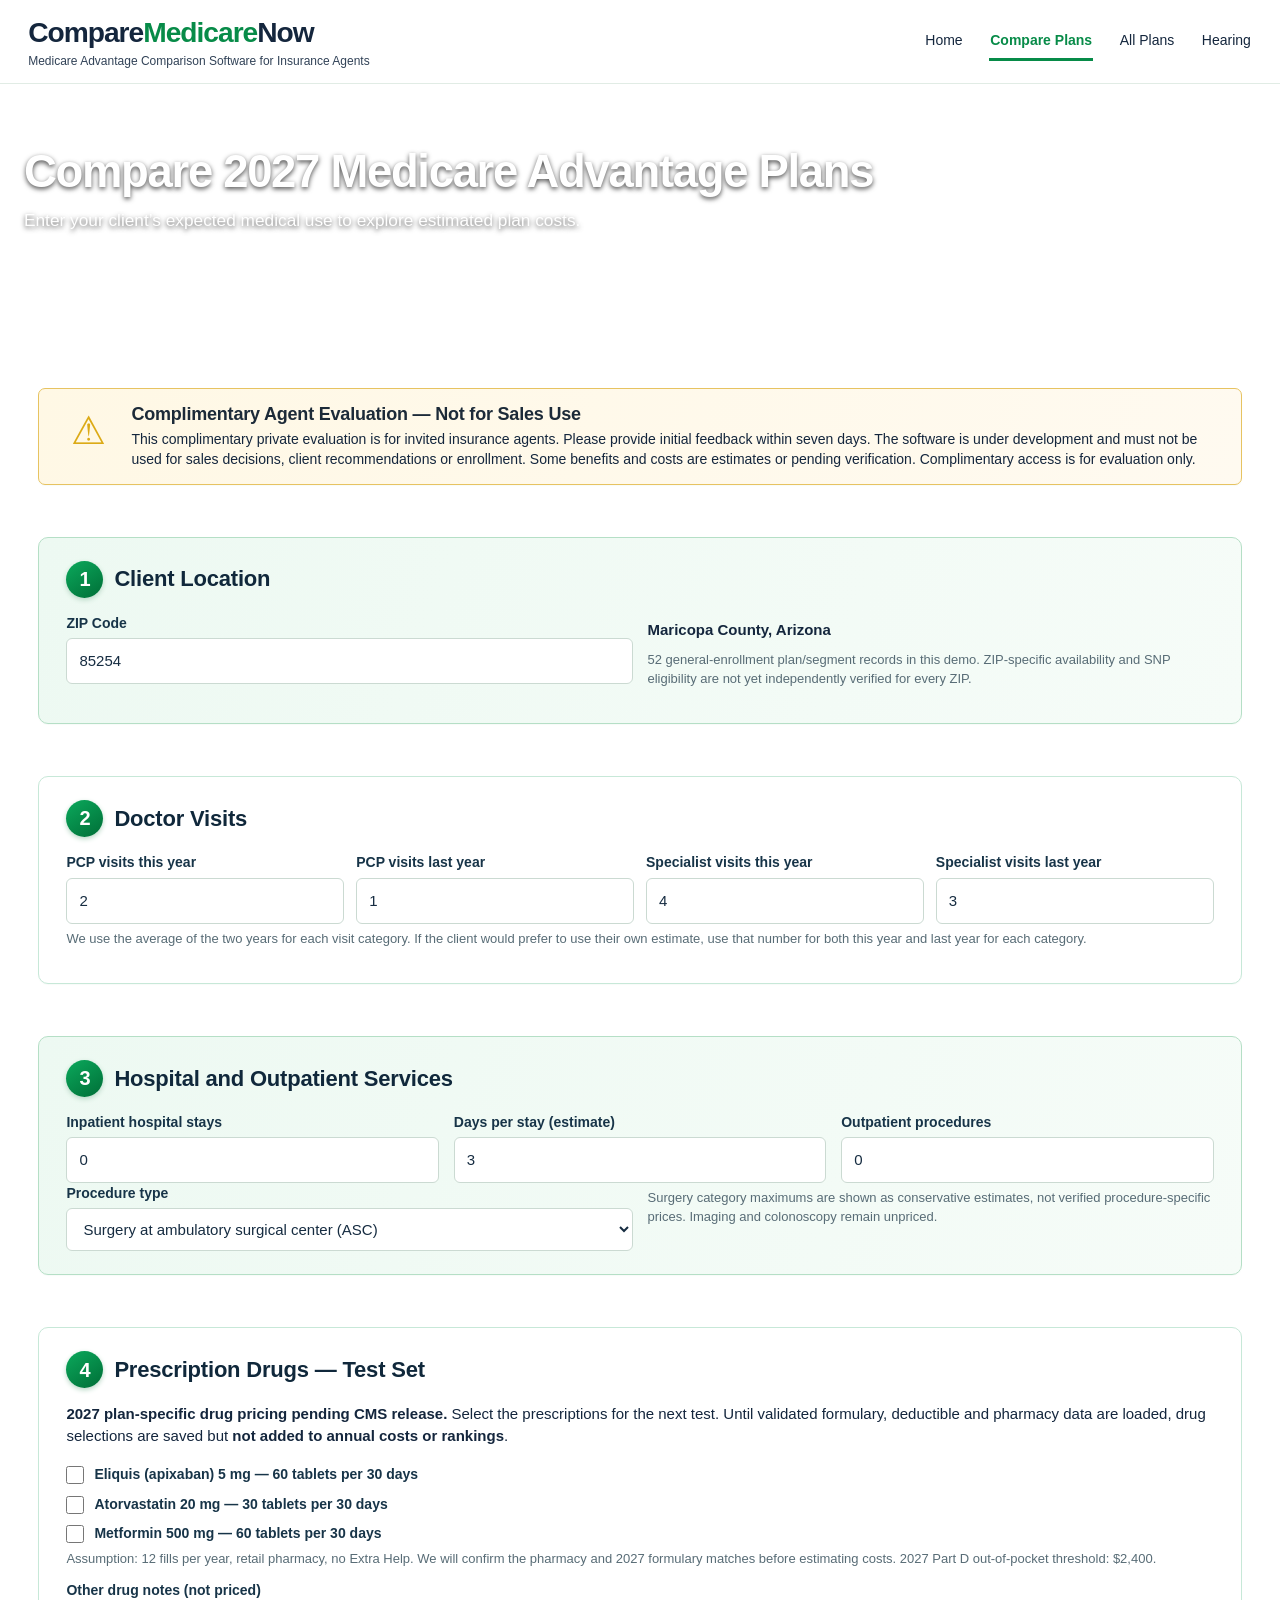
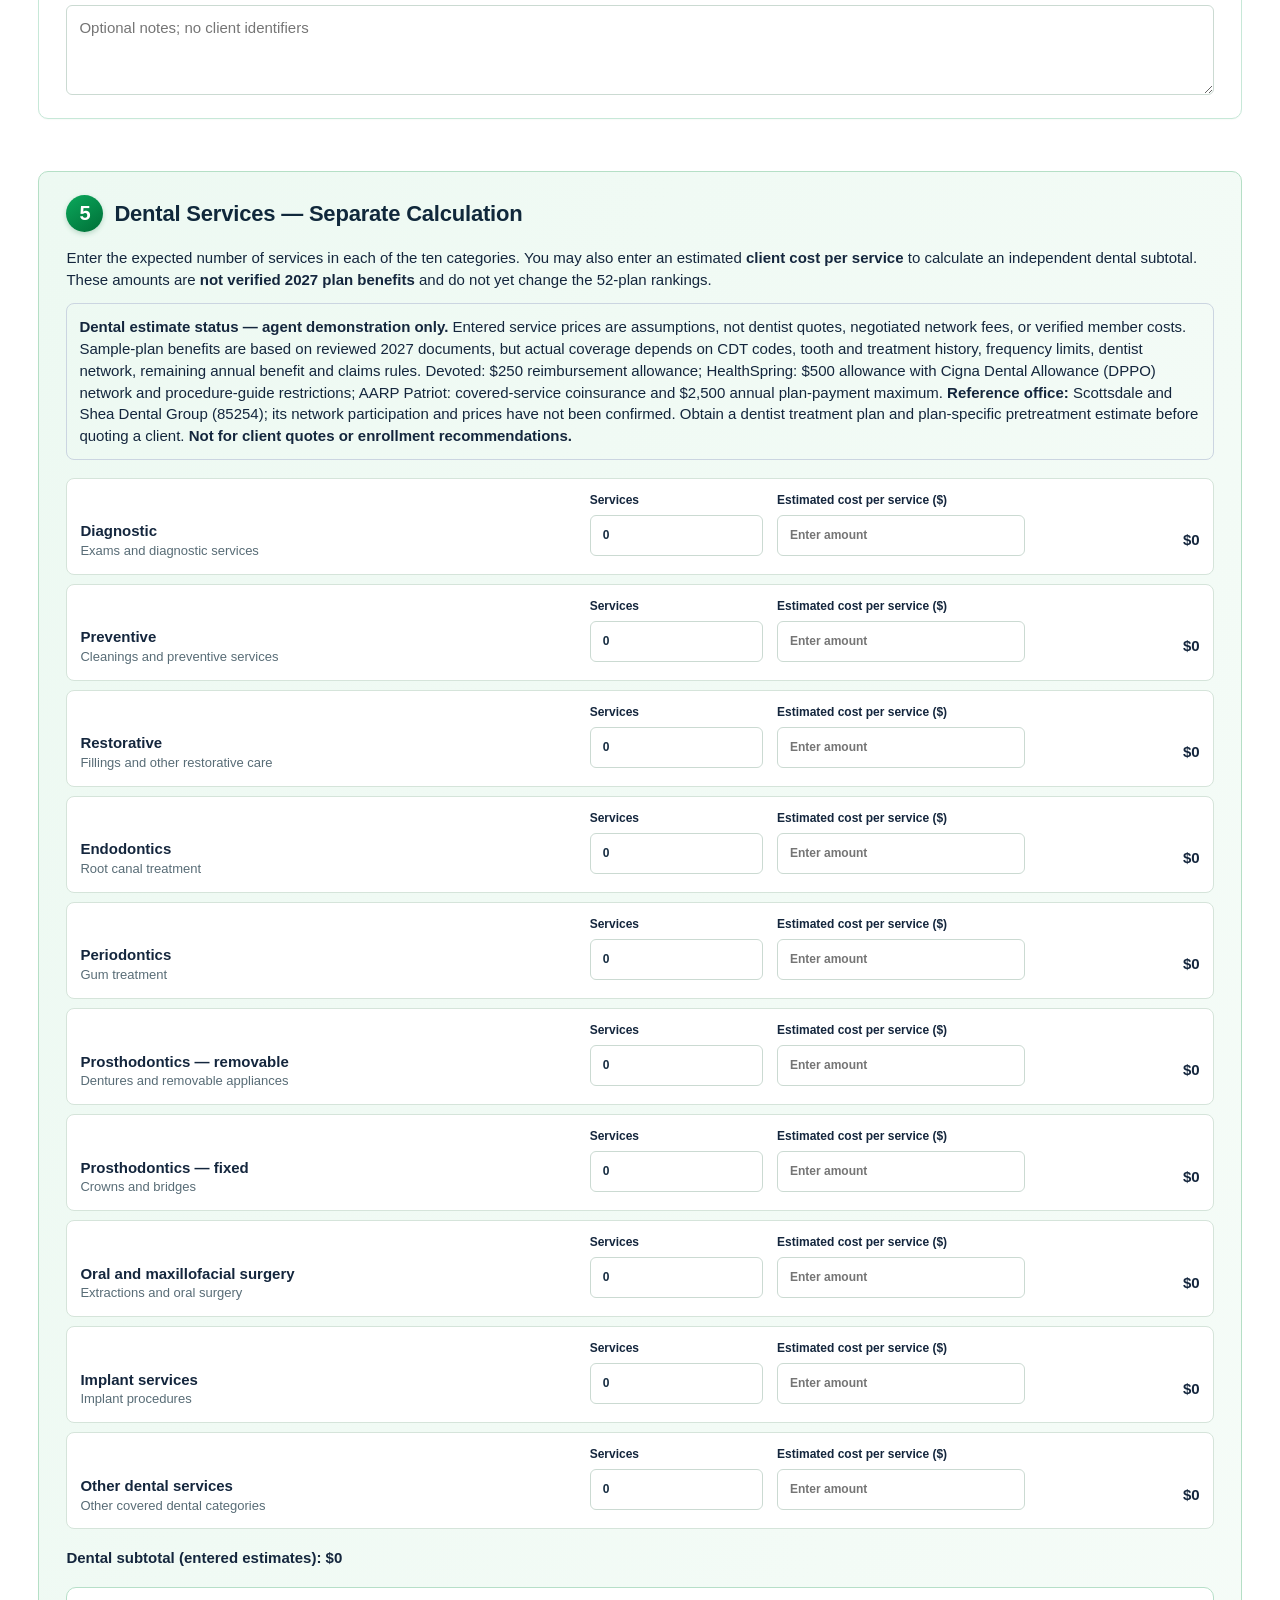
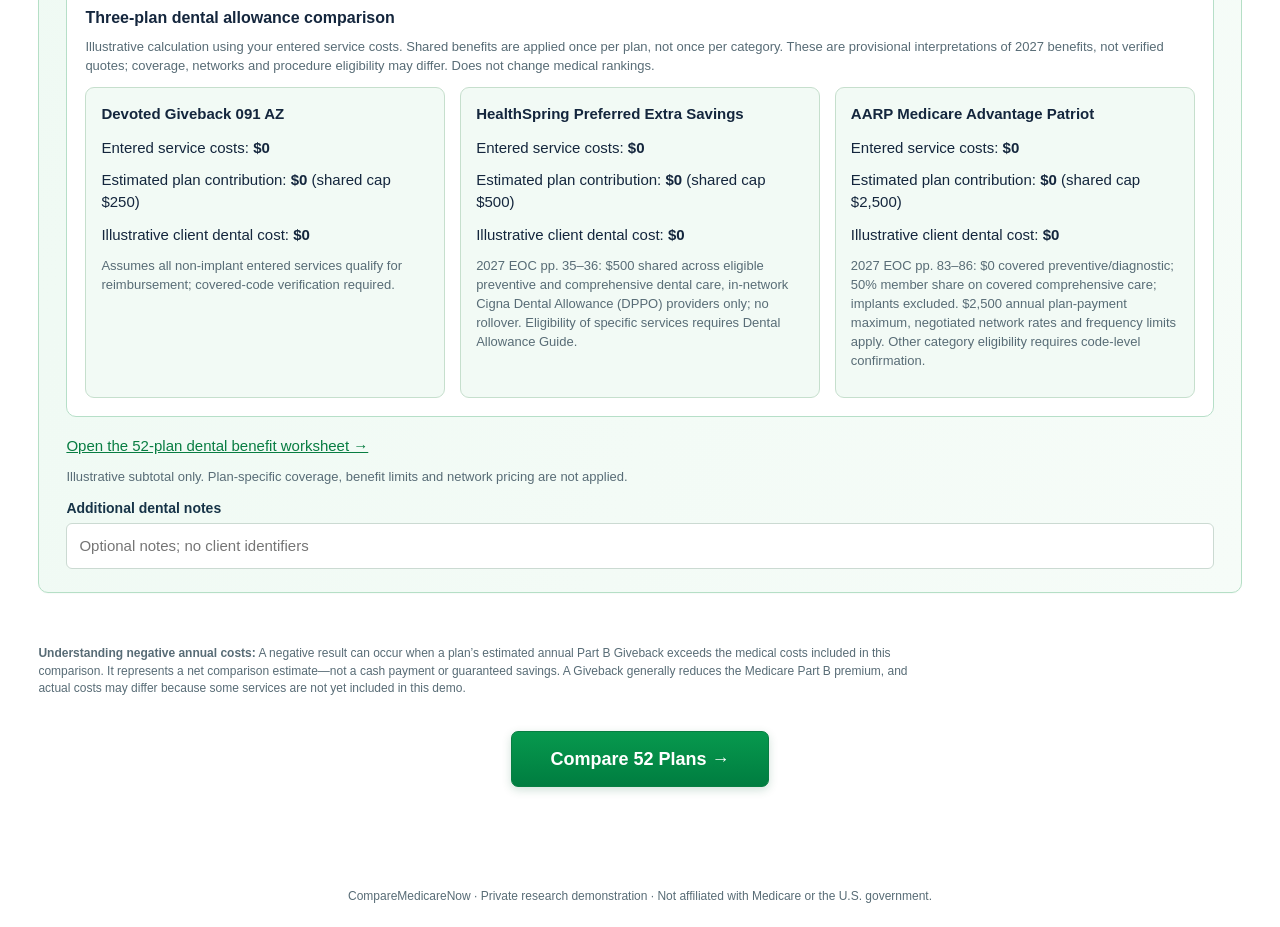
<file: compare.html>
<!doctype html><html lang="en"><head><meta charset="utf-8"><meta name="viewport" content="width=device-width,initial-scale=1"><title>Compare Plans | CompareMedicareNow</title><link rel="stylesheet" href="demo.css?v=hero-white5"></head><body class="page-compare"><header><div><a class="brand" href="index.html">Compare<span>Medicare</span>Now</a><small>Medicare Advantage Comparison Software for Insurance Agents</small></div><nav aria-label="Main navigation"><a  href="index.html">Home</a><a class="active" href="compare.html">Compare Plans</a><a href="plans.html">All Plans</a><a href="hearing.html">Hearing</a></nav></header><section class="hero agent-hero" style="background-image:url('https://commons.wikimedia.org/wiki/Special:FilePath/Arizona_desert_panorama.jpg?width=1920')!important;background-position:center 48%!important;background-size:cover!important;background-repeat:no-repeat!important"><style>body.page-compare .hero.agent-hero h1,body.page-compare .hero.agent-hero .lead{color:white!important;text-shadow:0 2px 5px rgba(0,0,0,.7)!important}</style><div class="container"><h1>Compare 2027 Medicare Advantage Plans</h1><p class="lead">Enter your client’s expected medical use to explore estimated plan costs.</p></div></section><main class="container"><section class="card warning agent-warning"><span class="warning-symbol" aria-hidden="true">⚠</span><div><h2>Complimentary Agent Evaluation — Not for Sales Use</h2><p>This complimentary private evaluation is for invited insurance agents. Please provide initial feedback within seven days. The software is under development and must not be used for sales decisions, client recommendations or enrollment. Some benefits and costs are estimates or pending verification. Complimentary access is for evaluation only.</p></div></section><section class="card soft agent-section"><h2><span class="step-number">1</span>Client Location</h2><div class="two"><div class="field"><label>ZIP Code</label><input id="zip" value="85254" inputmode="numeric"></div><div><p><b>Maricopa County, Arizona</b></p><p class="muted">52 general-enrollment plan/segment records in this demo. ZIP-specific availability and SNP eligibility are not yet independently verified for every ZIP.</p></div></div></section><section class="card agent-section"><h2><span class="step-number">2</span>Doctor Visits</h2><div class="grid4"><div class="field"><label>PCP visits this year</label><input id="pcpThis" type="number" min="0" value="2"></div><div class="field"><label>PCP visits last year</label><input id="pcpLast" type="number" min="0" value="1"></div><div class="field"><label>Specialist visits this year</label><input id="specThis" type="number" min="0" value="4"></div><div class="field"><label>Specialist visits last year</label><input id="specLast" type="number" min="0" value="3"></div></div><p class="muted">We use the average of the two years for each visit category. If the client would prefer to use their own estimate, use that number for both this year and last year for each category.</p></section><section class="card soft agent-section"><h2><span class="step-number">3</span>Hospital and Outpatient Services</h2><div class="three"><div class="field"><label>Inpatient hospital stays</label><input id="stays" type="number" min="0" value="0"></div><div class="field"><label>Days per stay (estimate)</label><input id="days" type="number" min="1" value="3"></div><div class="field"><label>Outpatient procedures</label><input id="procCount" type="number" min="0" value="0"></div></div><div class="two"><div class="field"><label>Procedure type</label><select id="procedure"><option value="asc">Surgery at ambulatory surgical center (ASC)</option><option value="hospital">Hospital outpatient surgery</option><option value="imaging">MRI / CT (not priced in this demo)</option><option value="colonoscopy">Colonoscopy (needs procedure-specific verification)</option></select></div><div><p class="muted">Surgery category maximums are shown as conservative estimates, not verified procedure-specific prices. Imaging and colonoscopy remain unpriced.</p></div></div></section><section class="card agent-section"><h2><span class="step-number">4</span>Prescription Drugs — Test Set</h2><p><b>2027 plan-specific drug pricing pending CMS release.</b> Select the prescriptions for the next test. Until validated formulary, deductible and pharmacy data are loaded, drug selections are saved but <b>not added to annual costs or rankings</b>.</p><div class="field drug-checkboxes"><label><input type="checkbox" id="drugEliquis"> Eliquis (apixaban) 5 mg — 60 tablets per 30 days</label><label><input type="checkbox" id="drugAtorvastatin"> Atorvastatin 20 mg — 30 tablets per 30 days</label><label><input type="checkbox" id="drugMetformin"> Metformin 500 mg — 60 tablets per 30 days</label></div><p class="muted">Assumption: 12 fills per year, retail pharmacy, no Extra Help. We will confirm the pharmacy and 2027 formulary matches before estimating costs. 2027 Part D out-of-pocket threshold: $2,400.</p><div class="field"><label>Other drug notes (not priced)</label><textarea id="drugs" rows="3" style="min-height:80px" placeholder="Optional notes; no client identifiers"></textarea></div></section><section class="card soft agent-section" id="dentalSection"><h2><span class="step-number">5</span>Dental Services — Separate Calculation</h2><p>Enter the expected number of services in each of the ten categories. You may also enter an estimated <b>client cost per service</b> to calculate an independent dental subtotal. These amounts are <b>not verified 2027 plan benefits</b> and do not yet change the 52-plan rankings.</p><div class="notice" style="margin:12px 0;padding:12px;border:1px solid #cbd5e1;border-radius:8px"><b>Dental estimate status — agent demonstration only.</b> Entered service prices are assumptions, not dentist quotes, negotiated network fees, or verified member costs. Sample-plan benefits are based on reviewed 2027 documents, but actual coverage depends on CDT codes, tooth and treatment history, frequency limits, dentist network, remaining annual benefit and claims rules. Devoted: $250 reimbursement allowance; HealthSpring: $500 allowance with Cigna Dental Allowance (DPPO) network and procedure-guide restrictions; AARP Patriot: covered-service coinsurance and $2,500 annual plan-payment maximum. <b>Reference office:</b> Scottsdale and Shea Dental Group (85254); its network participation and prices have not been confirmed. Obtain a dentist treatment plan and plan-specific pretreatment estimate before quoting a client. <b>Not for client quotes or enrollment recommendations.</b></div><div class="dental-list"><div class="dental-item"><div><b>Diagnostic</b><div class="muted">Exams and diagnostic services</div></div><label>Services<input type="number" min="0" step="1" value="0" data-dental-count="0"></label><label>Estimated cost per service ($)<input type="number" min="0" step="0.01" placeholder="Enter amount" data-dental-price="0"></label><output data-dental-subtotal="0">$0</output></div><div class="dental-item"><div><b>Preventive</b><div class="muted">Cleanings and preventive services</div></div><label>Services<input type="number" min="0" step="1" value="0" data-dental-count="1"></label><label>Estimated cost per service ($)<input type="number" min="0" step="0.01" placeholder="Enter amount" data-dental-price="1"></label><output data-dental-subtotal="1">$0</output></div><div class="dental-item"><div><b>Restorative</b><div class="muted">Fillings and other restorative care</div></div><label>Services<input type="number" min="0" step="1" value="0" data-dental-count="2"></label><label>Estimated cost per service ($)<input type="number" min="0" step="0.01" placeholder="Enter amount" data-dental-price="2"></label><output data-dental-subtotal="2">$0</output></div><div class="dental-item"><div><b>Endodontics</b><div class="muted">Root canal treatment</div></div><label>Services<input type="number" min="0" step="1" value="0" data-dental-count="3"></label><label>Estimated cost per service ($)<input type="number" min="0" step="0.01" placeholder="Enter amount" data-dental-price="3"></label><output data-dental-subtotal="3">$0</output></div><div class="dental-item"><div><b>Periodontics</b><div class="muted">Gum treatment</div></div><label>Services<input type="number" min="0" step="1" value="0" data-dental-count="4"></label><label>Estimated cost per service ($)<input type="number" min="0" step="0.01" placeholder="Enter amount" data-dental-price="4"></label><output data-dental-subtotal="4">$0</output></div><div class="dental-item"><div><b>Prosthodontics — removable</b><div class="muted">Dentures and removable appliances</div></div><label>Services<input type="number" min="0" step="1" value="0" data-dental-count="5"></label><label>Estimated cost per service ($)<input type="number" min="0" step="0.01" placeholder="Enter amount" data-dental-price="5"></label><output data-dental-subtotal="5">$0</output></div><div class="dental-item"><div><b>Prosthodontics — fixed</b><div class="muted">Crowns and bridges</div></div><label>Services<input type="number" min="0" step="1" value="0" data-dental-count="6"></label><label>Estimated cost per service ($)<input type="number" min="0" step="0.01" placeholder="Enter amount" data-dental-price="6"></label><output data-dental-subtotal="6">$0</output></div><div class="dental-item"><div><b>Oral and maxillofacial surgery</b><div class="muted">Extractions and oral surgery</div></div><label>Services<input type="number" min="0" step="1" value="0" data-dental-count="7"></label><label>Estimated cost per service ($)<input type="number" min="0" step="0.01" placeholder="Enter amount" data-dental-price="7"></label><output data-dental-subtotal="7">$0</output></div><div class="dental-item"><div><b>Implant services</b><div class="muted">Implant procedures</div></div><label>Services<input type="number" min="0" step="1" value="0" data-dental-count="8"></label><label>Estimated cost per service ($)<input type="number" min="0" step="0.01" placeholder="Enter amount" data-dental-price="8"></label><output data-dental-subtotal="8">$0</output></div><div class="dental-item"><div><b>Other dental services</b><div class="muted">Other covered dental categories</div></div><label>Services<input type="number" min="0" step="1" value="0" data-dental-count="9"></label><label>Estimated cost per service ($)<input type="number" min="0" step="0.01" placeholder="Enter amount" data-dental-price="9"></label><output data-dental-subtotal="9">$0</output></div></div><p><strong>Dental subtotal (entered estimates): <output id="dentalTotal">$0</output></strong></p><div class="dental-allowance-test" style="background:#fff;border:1px solid #b6dfc8;border-radius:10px;padding:18px;margin:18px 0"><h3>Three-plan dental allowance comparison</h3><p class="muted">Illustrative calculation using your entered service costs. Shared benefits are applied once per plan, not once per category. These are provisional interpretations of 2027 benefits, not verified quotes; coverage, networks and procedure eligibility may differ. Does not change medical rankings.</p><div id="dentalAllowanceResults" role="status">Enter a dental service quantity and price to compare these plans.</div></div><p><a href="dental-benefits.html">Open the 52-plan dental benefit worksheet →</a></p><p class="muted" id="dentalStatus">A subtotal is only complete when a cost is entered for every category with planned services. Dental benefit maximums, networks, exclusions and waiting periods are not applied.</p><div class="field"><label>Additional dental notes</label><input id="dental" placeholder="Optional notes; no client identifiers"></div></section><p class="muted" style="margin:0 0 18px;max-width:900px"><strong>Understanding negative annual costs:</strong> A negative result can occur when a plan’s estimated annual Part B Giveback exceeds the medical costs included in this comparison. It represents a net comparison estimate—not a cash payment or guaranteed savings. A Giveback generally reduces the Medicare Part B premium, and actual costs may differ because some services are not yet included in this demo.</p><div class="compare-action"><button id="compareBtn">Compare 52 Plans →</button><p id="compareError" class="muted" role="status"></p></div><section id="topResults" class="card agent-section" style="display:none;margin-top:24px"><h2>Top 3 Plans — Estimated Annual Cost</h2><p class="muted">Partial-cost estimates for evaluation only. Unpriced benefits and missing plan information can change the ranking.</p><div id="topThreeCards" class="top-three-grid"></div><div class="actions"><a class="button" href="plans.html">View All Plans →</a></div></section></main><footer class="footer">CompareMedicareNow · Private research demonstration · Not affiliated with Medicare or the U.S. government.</footer><script src="demo-data.js?v=outpatient3"></script><script src="hearing-data.js"></script><script src="demo.js?v=dental2"></script></body></html>
</file>
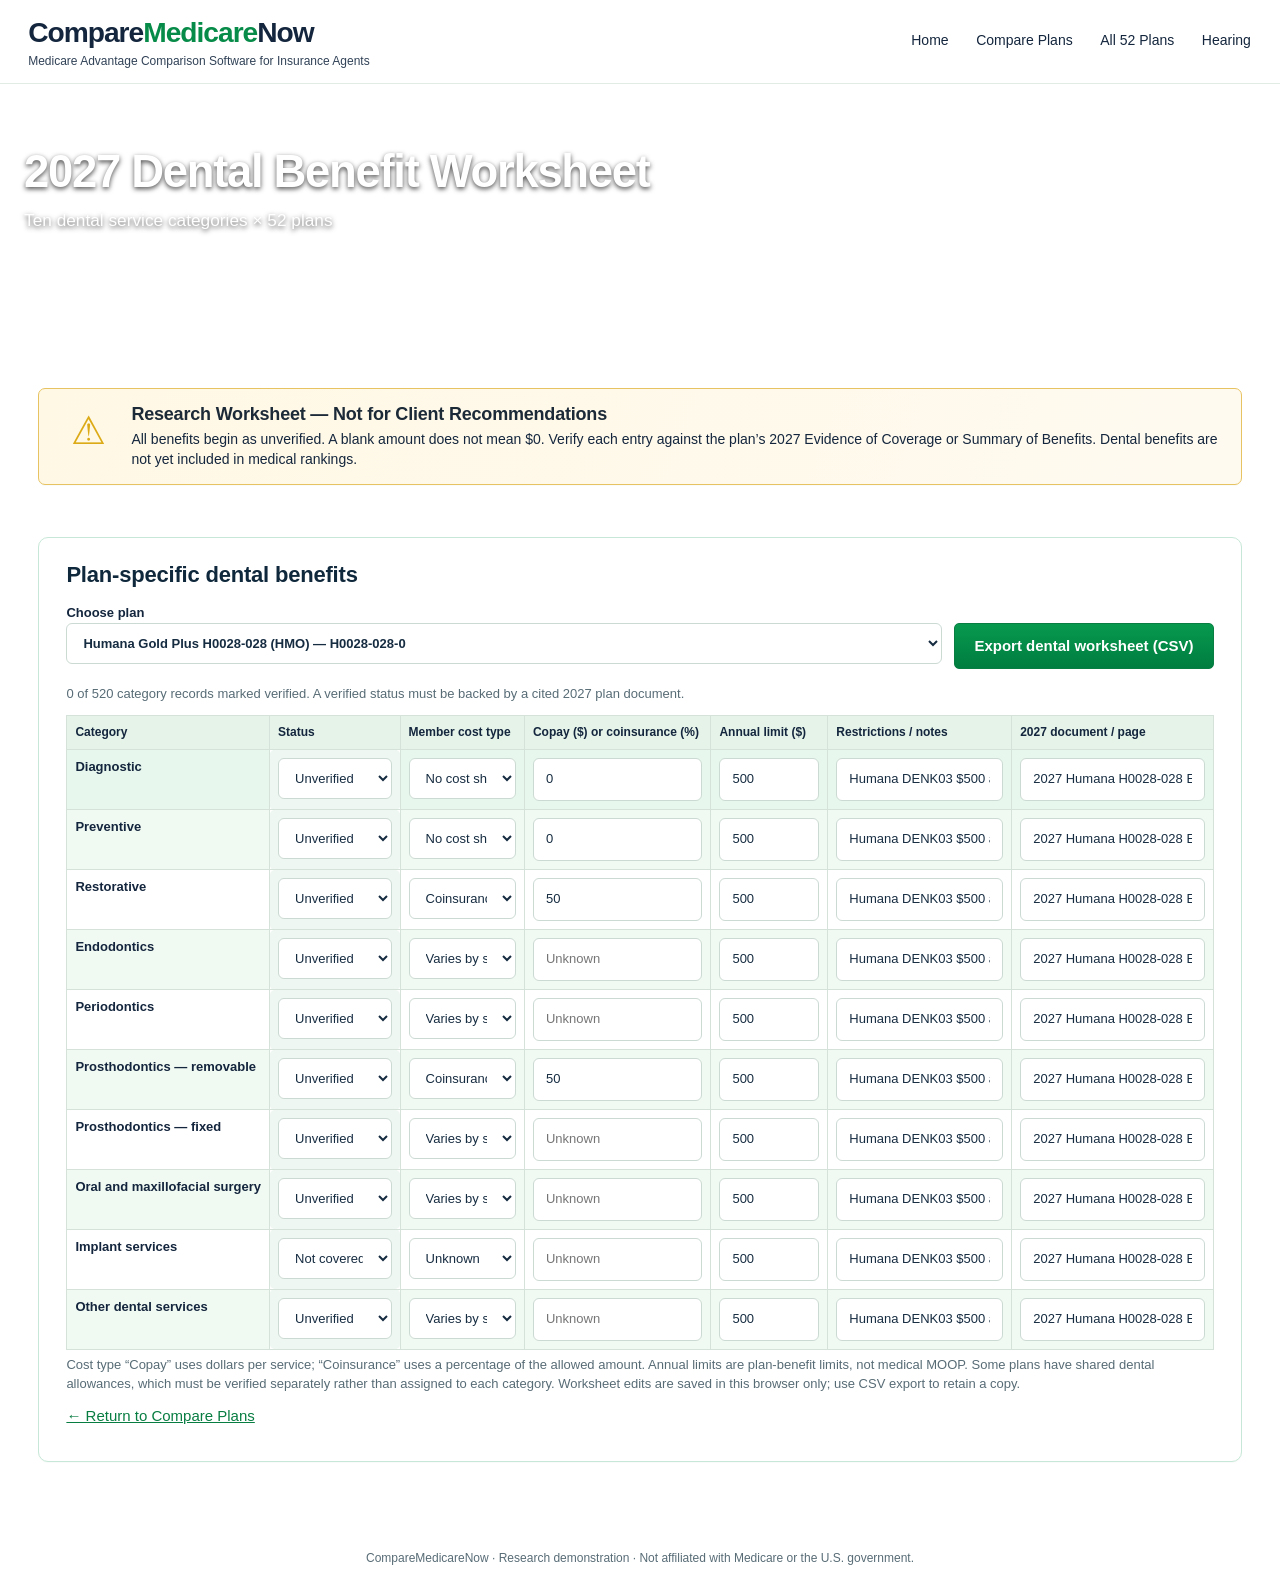
<file: dental-benefits.html>
<!doctype html><html lang="en"><head><meta charset="utf-8"><meta name="viewport" content="width=device-width,initial-scale=1"><title>Dental Benefit Table | CompareMedicareNow</title><link rel="stylesheet" href="demo.css?v=dental1"><style>
.dental-work{overflow-x:auto}.dental-work table{width:100%;border-collapse:collapse;font-size:13px}.dental-work th,.dental-work td{border:1px solid #d4e2d9;padding:8px;vertical-align:top}.dental-work th{background:#e5f3e9}.dental-work tbody tr:nth-child(even){background:#f1f9f3}.dental-work input,.dental-work select{width:100%;min-width:90px;box-sizing:border-box}.dental-work input[type=number]{min-width:75px}.dental-controls{display:flex;gap:12px;align-items:end;flex-wrap:wrap;margin:16px 0}.dental-controls label{flex:1;min-width:260px}.dental-controls select{width:100%}.dental-work .category{min-width:165px;font-weight:650}.dental-work .notes{min-width:180px}.dental-work .source{min-width:200px}.dental-work .money{min-width:100px}.dental-work .status{min-width:130px}
</style></head><body class="page-compare"><header><div><a class="brand" href="index.html">Compare<span>Medicare</span>Now</a><small>Medicare Advantage Comparison Software for Insurance Agents</small></div><nav><a href="index.html">Home</a><a href="compare.html">Compare Plans</a><a href="plans.html">All 52 Plans</a><a href="hearing.html">Hearing</a></nav></header><section class="hero agent-hero"><div class="container"><h1>2027 Dental Benefit Worksheet</h1><p class="lead">Ten dental service categories × 52 plans</p></div></section><main class="container"><section class="card warning agent-warning"><span class="warning-symbol">⚠</span><div><h2>Research Worksheet — Not for Client Recommendations</h2><p>All benefits begin as unverified. A blank amount does not mean $0. Verify each entry against the plan’s 2027 Evidence of Coverage or Summary of Benefits. Dental benefits are not yet included in medical rankings.</p></div></section><section class="card agent-section"><h2>Plan-specific dental benefits</h2><div class="dental-controls"><label>Choose plan<select id="dentalPlan"></select></label><button type="button" id="exportDental">Export dental worksheet (CSV)</button></div><p id="dentalProgress" class="muted"></p><div class="dental-work"><table><thead><tr><th>Category</th><th>Status</th><th>Member cost type</th><th>Copay ($) or coinsurance (%)</th><th>Annual limit ($)</th><th>Restrictions / notes</th><th>2027 document / page</th></tr></thead><tbody id="dentalBenefitRows"></tbody></table></div><p class="muted">Cost type “Copay” uses dollars per service; “Coinsurance” uses a percentage of the allowed amount. Annual limits are plan-benefit limits, not medical MOOP. Some plans have shared dental allowances, which must be verified separately rather than assigned to each category. Worksheet edits are saved in this browser only; use CSV export to retain a copy.</p><p><a href="compare.html">← Return to Compare Plans</a></p></section></main><footer class="footer">CompareMedicareNow · Research demonstration · Not affiliated with Medicare or the U.S. government.</footer><script src="demo-data.js?v=outpatient3"></script><script src="dental-benefits-data.js"></script><script src="dental-benefits.js"></script></body></html>
</file>
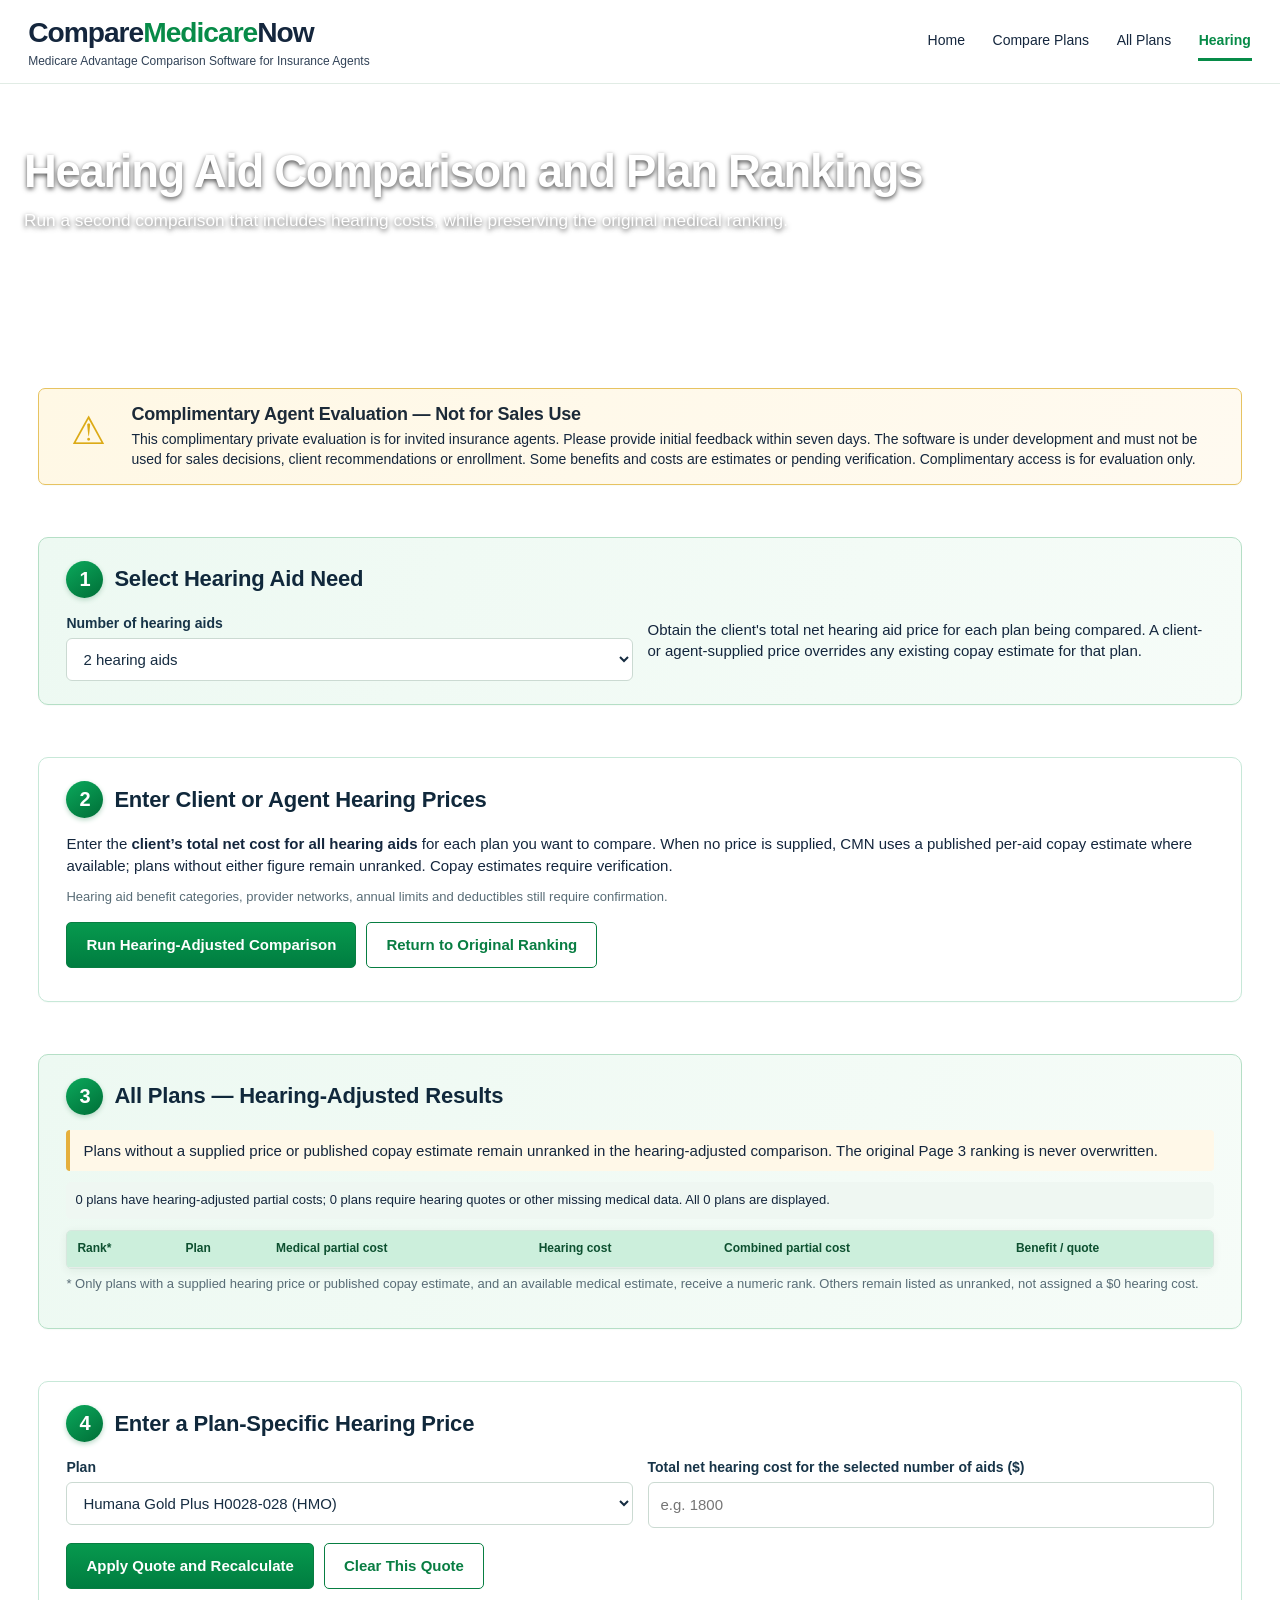
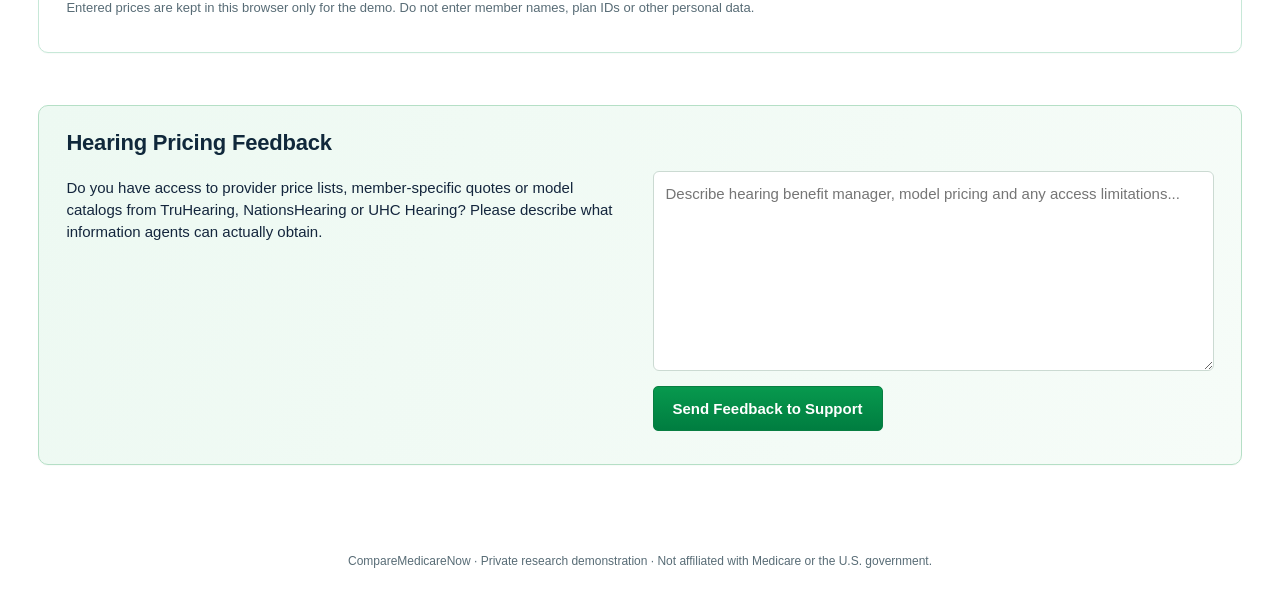
<file: hearing.html>
<!doctype html><html lang="en"><head><meta charset="utf-8"><meta name="viewport" content="width=device-width,initial-scale=1"><title>Hearing Comparison | CompareMedicareNow</title><link rel="stylesheet" href="demo.css?v=hero-white5"></head><body class="page-hearing"><header><div><a class="brand" href="index.html">Compare<span>Medicare</span>Now</a><small>Medicare Advantage Comparison Software for Insurance Agents</small></div><nav aria-label="Main navigation"><a  href="index.html">Home</a><a href="compare.html">Compare Plans</a><a href="plans.html">All Plans</a><a class="active" href="hearing.html">Hearing</a></nav></header><section class="hero agent-hero"><div class="container"><h1>Hearing Aid Comparison and Plan Rankings</h1><p class="lead">Run a second comparison that includes hearing costs, while preserving the original medical ranking.</p></div></section><main class="container"><section class="card warning agent-warning"><span class="warning-symbol" aria-hidden="true">⚠</span><div><h2>Complimentary Agent Evaluation — Not for Sales Use</h2><p>This complimentary private evaluation is for invited insurance agents. Please provide initial feedback within seven days. The software is under development and must not be used for sales decisions, client recommendations or enrollment. Some benefits and costs are estimates or pending verification. Complimentary access is for evaluation only.</p></div></section><section class="card soft agent-section"><h2><span class="step-number">1</span>Select Hearing Aid Need</h2><div class="two"><div class="field"><label>Number of hearing aids</label><select id="aidCount"><option value="1">1 hearing aid</option><option value="2" selected>2 hearing aids</option></select></div><div><p>Obtain the client's total net hearing aid price for each plan being compared. A client- or agent-supplied price overrides any existing copay estimate for that plan.</p></div></div></section><section class="card agent-section"><h2><span class="step-number">2</span>Enter Client or Agent Hearing Prices</h2><p>Enter the <b>client’s total net cost for all hearing aids</b> for each plan you want to compare. When no price is supplied, CMN uses a published per-aid copay estimate where available; plans without either figure remain unranked. Copay estimates require verification.</p><p class="muted">Hearing aid benefit categories, provider networks, annual limits and deductibles still require confirmation.</p><div class="actions"><button id="runHearing">Run Hearing-Adjusted Comparison</button><a class="button secondary" href="plans.html">Return to Original Ranking</a></div></section><section class="card soft agent-section"><h2><span class="step-number">3</span>All Plans — Hearing-Adjusted Results</h2><p class="note">Plans without a supplied price or published copay estimate remain unranked in the hearing-adjusted comparison. The original Page 3 ranking is never overwritten.</p><p id="hearingStatus" class="status"></p><div class="tablewrap"><table><thead><tr><th>Rank*</th><th>Plan</th><th>Medical partial cost</th><th>Hearing cost</th><th>Combined partial cost</th><th>Benefit / quote</th></tr></thead><tbody id="hearingRows"></tbody></table></div><p class="muted">* Only plans with a supplied hearing price or published copay estimate, and an available medical estimate, receive a numeric rank. Others remain listed as unranked, not assigned a $0 hearing cost.</p></section><section class="card agent-section"><h2><span class="step-number">4</span>Enter a Plan-Specific Hearing Price</h2><div class="two"><div class="field"><label>Plan</label><select id="quotePlan"></select></div><div class="field"><label>Total net hearing cost for the selected number of aids ($)</label><input id="quoteValue" type="number" min="0" placeholder="e.g. 1800"></div></div><div class="actions"><button id="saveQuote">Apply Quote and Recalculate</button><button id="clearQuote" class="secondary">Clear This Quote</button></div><p class="muted">Entered prices are kept in this browser only for the demo. Do not enter member names, plan IDs or other personal data.</p></section><section class="card soft agent-section hearing-feedback"><h2>Hearing Pricing Feedback</h2><p>Do you have access to provider price lists, member-specific quotes or model catalogs from TruHearing, NationsHearing or UHC Hearing? Please describe what information agents can actually obtain.</p><textarea id="hearingFeedback" rows="8" style="min-height:180px" placeholder="Describe hearing benefit manager, model pricing and any access limitations..."></textarea><div class="actions"><button id="sendHearingFeedback">Send Feedback to Support</button></div></section></main><footer class="footer">CompareMedicareNow · Private research demonstration · Not affiliated with Medicare or the U.S. government.</footer><script src="demo-data.js"></script><script src="hearing-data.js"></script><script src="demo.js?v=feedback-20261018"></script></body></html>
</file>
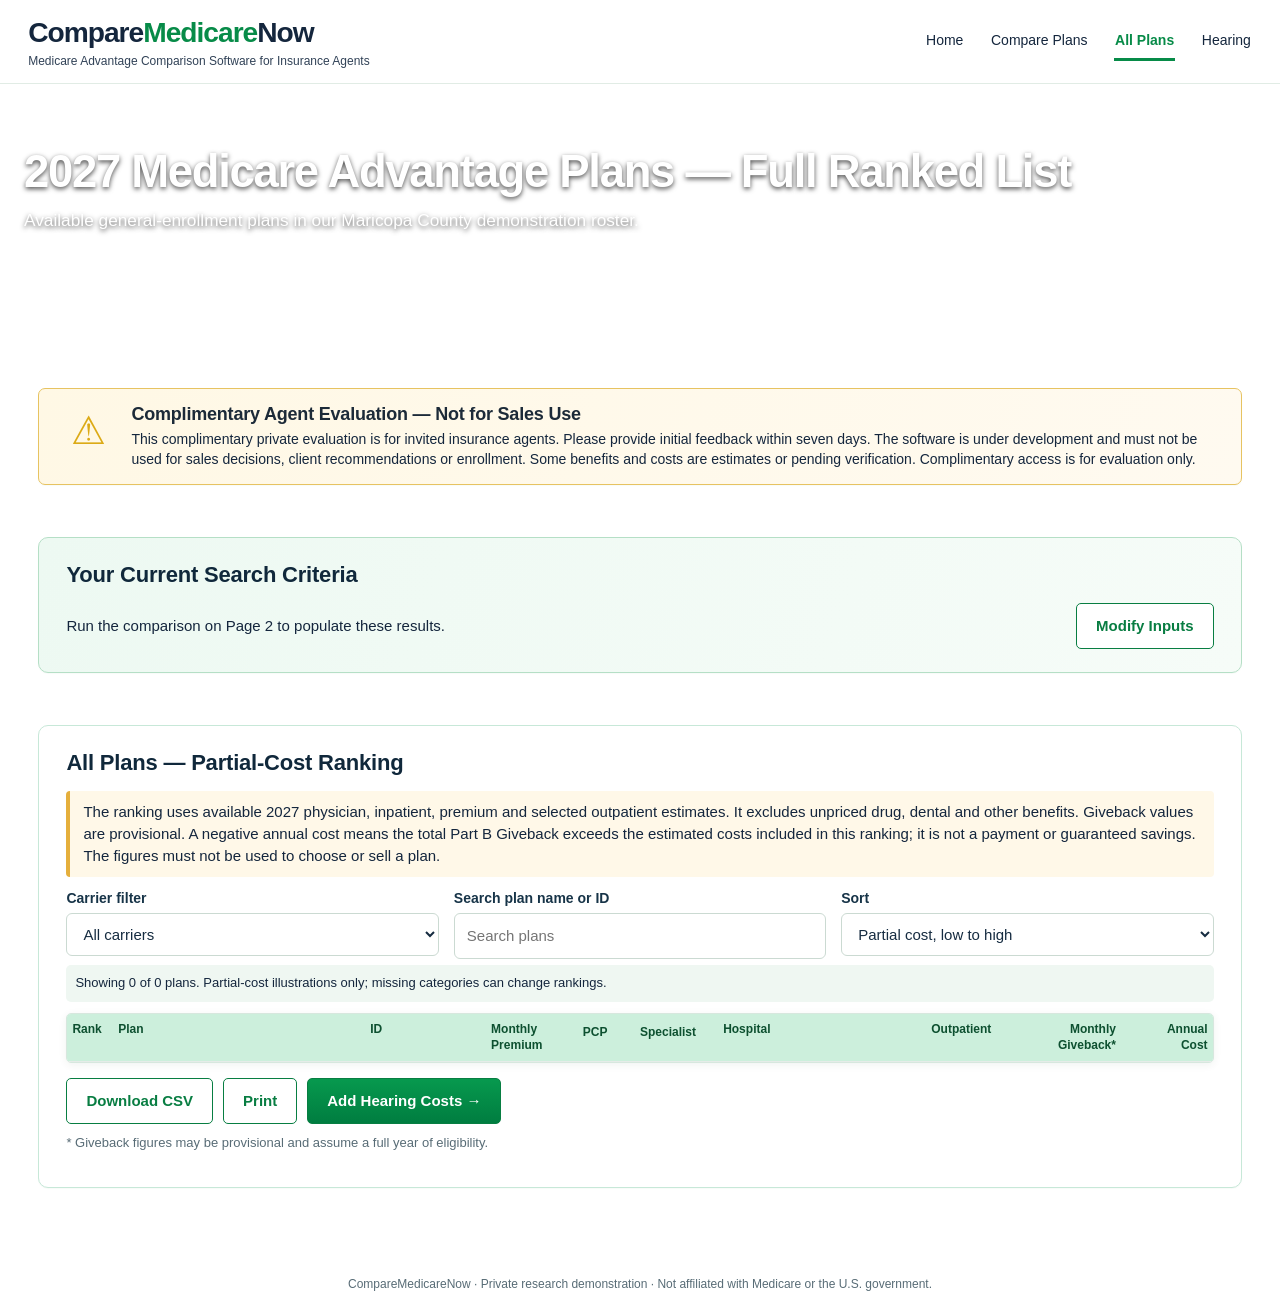
<file: plans.html>
<!doctype html><html lang="en"><head><meta charset="utf-8"><meta name="viewport" content="width=device-width,initial-scale=1"><title>All Plans | CompareMedicareNow</title><link rel="stylesheet" href="demo.css?v=hero-white5"></head><body class="page-plans"><header><div><a class="brand" href="index.html">Compare<span>Medicare</span>Now</a><small>Medicare Advantage Comparison Software for Insurance Agents</small></div><nav aria-label="Main navigation"><a  href="index.html">Home</a><a href="compare.html">Compare Plans</a><a class="active" href="plans.html">All Plans</a><a href="hearing.html">Hearing</a></nav></header><section class="hero agent-hero"><div class="container"><h1>2027 Medicare Advantage Plans — Full Ranked List</h1><p class="lead">Available general-enrollment plans in our Maricopa County demonstration roster.</p></div></section><main class="container"><section class="card warning agent-warning"><span class="warning-symbol" aria-hidden="true">⚠</span><div><h2>Complimentary Agent Evaluation — Not for Sales Use</h2><p>This complimentary private evaluation is for invited insurance agents. Please provide initial feedback within seven days. The software is under development and must not be used for sales decisions, client recommendations or enrollment. Some benefits and costs are estimates or pending verification. Complimentary access is for evaluation only.</p></div></section><section class="card soft agent-section criteria-panel"><h2>Your Current Search Criteria</h2><p id="criteria">Run the comparison on Page 2 to populate these results.</p><a class="button secondary" href="compare.html">Modify Inputs</a></section><section class="card agent-section"><h2>All Plans — Partial-Cost Ranking</h2><p class="note">The ranking uses available 2027 physician, inpatient, premium and selected outpatient estimates. It excludes unpriced drug, dental and other benefits. Giveback values are provisional. A negative annual cost means the total Part B Giveback exceeds the estimated costs included in this ranking; it is not a payment or guaranteed savings. The figures must not be used to choose or sell a plan.</p><div class="three"><div class="field"><label>Carrier filter</label><select id="carrier"><option value="">All carriers</option></select></div><div class="field"><label>Search plan name or ID</label><input id="planSearch" placeholder="Search plans"></div><div class="field"><label>Sort</label><select id="sort"><option value="cost">Partial cost, low to high</option><option value="name">Plan name</option></select></div></div><p class="status" id="planStatus"></p><div class="tablewrap"><table><thead><tr><th>Rank</th><th>Plan</th><th>ID</th><th class="num-heading">Monthly<br>Premium</th><th class="num-heading">PCP</th><th class="num-heading">Specialist</th><th>Hospital</th><th>Outpatient</th><th class="num-heading">Monthly<br>Giveback*</th><th class="num-heading">Annual<br>Cost</th></tr></thead><tbody id="planRows"></tbody></table></div><div class="actions"><button id="exportPlans" class="secondary">Download CSV</button><button class="secondary" onclick="print()">Print</button><a class="button" href="hearing.html">Add Hearing Costs →</a></div><p class="muted">* Giveback figures may be provisional and assume a full year of eligibility.</p></section></main><footer class="footer">CompareMedicareNow · Private research demonstration · Not affiliated with Medicare or the U.S. government.</footer><script src="demo-data.js?v=outpatient3"></script><script src="hearing-data.js"></script><script src="demo.js"></script></body></html>
</file>
<file: demo.css>
:root{--green:#078b48;--green-dark:#006c38;--navy:#14263d;--pale:#f0faf5;--border:#c7e8d8;--muted:#586c76}*{box-sizing:border-box}html{scroll-behavior:smooth}body{margin:0;background:#fff;color:var(--navy);font:15px/1.46 Arial,Helvetica,sans-serif}a{color:#087d42}header{min-height:77px;display:flex;justify-content:space-between;align-items:center;gap:22px;padding:12px max(2.2%,calc((100% - 1510px)/2));background:#fff;border-bottom:1px solid #e1ece5;flex-wrap:wrap}header .brand{font-size:clamp(24px,2.2vw,31px);font-weight:800;letter-spacing:-1px;color:var(--navy);text-decoration:none}header .brand span{color:var(--green)}header small{display:block;font-size:12px;color:#314257}nav{display:flex;align-items:center;gap:clamp(12px,2vw,28px);flex-wrap:wrap}nav a{text-decoration:none;color:var(--navy);font-size:14px;padding:8px 1px;border-bottom:3px solid transparent}nav a.active{color:var(--green);font-weight:700;border-color:var(--green)}.container{width:min(100%,1540px);margin:0 auto;padding:12px 24px}.hero{position:relative;isolation:isolate;overflow:hidden;min-height:134px;padding:13px 0;background:linear-gradient(90deg,rgba(222,239,251,.97) 0%,rgba(225,241,249,.9) 38%,rgba(225,241,249,.08) 85%),url("data:image/svg+xml,%3Csvg%20xmlns%3D%22http%3A%2F%2Fwww.w3.org%2F2000%2Fsvg%22%20viewBox%3D%220%200%201600%20260%22%20preserveAspectRatio%3D%22xMidYMid%20slice%22%3E%3Cdefs%3E%3ClinearGradient%20id%3D%22s%22%20x2%3D%220%22%20y2%3D%221%22%3E%3Cstop%20stop-color%3D%22%23a9d7f3%22%2F%3E%3Cstop%20offset%3D%221%22%20stop-color%3D%22%23f4ead9%22%2F%3E%3C%2FlinearGradient%3E%3C%2Fdefs%3E%3Crect%20width%3D%221600%22%20height%3D%22260%22%20fill%3D%22url(%23s)%22%2F%3E%3Cpath%20d%3D%22M0%20185L140%20172%20270%20181%20440%20158%20560%20168%20685%20131%20760%20147%20840%20106%20915%20128%201040%2053%201090%2079%201160%2042%201230%2082%201320%2058%201430%20115%201600%2090V260H0%22%20fill%3D%22%238facc0%22%2F%3E%3Cpath%20d%3D%22M0%20218L170%20190%20350%20207%20520%20172%20670%20200%20825%20144%20940%20160%201055%2080%201105%20119%201165%2067%201245%20110%201330%2084%201450%20157%201600%20131V260H0%22%20fill%3D%22%238e9bb2%22%2F%3E%3Cpath%20d%3D%22M0%20235L220%20209%20400%20220%20610%20205%20810%20182%20950%20187%201055%20112%201115%20153%201172%2099%201265%20145%201360%20120%201510%20188%201600%20180V260H0%22%20fill%3D%22%23bd967b%22%2F%3E%3Cpath%20d%3D%22M0%20244L300%20228%20700%20230%20900%20220%201090%20198%201280%20208%201600%20219V260H0%22%20fill%3D%22%23b9bba3%22%2F%3E%3Cpath%20d%3D%22M1510%20210V115m-12%2049q-25-5-25-30m37%2050q27-5%2027-39%22%20stroke%3D%22%2337674c%22%20stroke-width%3D%2212%22%20fill%3D%22none%22%20stroke-linecap%3D%22round%22%2F%3E%3C%2Fsvg%3E") center 48%/cover no-repeat}.hero .container{position:relative;z-index:1}.hero h1{font-size:clamp(27px,2.5vw,39px);line-height:1.12;letter-spacing:-.8px;margin:4px 0 8px;max-width:950px}.lead{font-size:16px;max-width:840px;margin:0}.card{border:1px solid var(--border);border-radius:7px;background:#fff;margin:9px 0;padding:16px 19px;box-shadow:0 1px 1px #e6f1eb55}.card.soft{background:linear-gradient(110deg,#f1fbf6,#f9fdfb)}.card.warning{display:flex;align-items:flex-start;gap:14px;background:#fff7e5;border-color:#efce83;padding:12px 17px}.warning strong{display:block;flex:0 0 265px;font-size:15px;line-height:1.35}.warning p{margin:0;font-size:13px;line-height:1.5}.card h2{font-size:19px;line-height:1.24;margin:0 0 10px;letter-spacing:-.2px}.card h3{font-size:16px;margin:0 0 8px}.card:not(.warning) > h2:first-child{display:flex;align-items:center;gap:11px}.step-number{display:inline-flex;flex:0 0 34px;width:34px;height:34px;align-items:center;justify-content:center;border-radius:50%;color:#fff;background:linear-gradient(145deg,#0ba95c,#006e37);font-size:19px;font-weight:800;box-shadow:0 2px 5px #b8d8c6}.card p{margin:6px 0 11px}.two{display:grid;grid-template-columns:repeat(2,minmax(0,1fr));gap:15px}.three{display:grid;grid-template-columns:repeat(3,minmax(0,1fr));gap:15px}.grid4{display:grid;grid-template-columns:repeat(4,minmax(0,1fr));gap:12px}.field label,label{display:block;font-weight:700;font-size:13px;margin-bottom:5px}input,select,textarea{display:block;width:100%;min-width:0;padding:9px 11px;border:1px solid #cbdad2;border-radius:5px;background:white;color:#162c41;font:inherit}input:focus,select:focus,textarea:focus{outline:2px solid #94d9b4;outline-offset:1px}textarea{min-height:250px}button,.button{display:inline-block;background:linear-gradient(180deg,#07994e,#007d40);border:1px solid #087e42;color:white;border-radius:5px;padding:9px 16px;font:inherit;font-weight:700;cursor:pointer;text-decoration:none;text-align:center}button:hover,.button:hover{filter:brightness(.95)}button.secondary,.button.secondary{background:#fff;color:#087d42}.actions{display:flex;gap:10px;flex-wrap:wrap;align-items:center;margin:10px 0}.muted{font-size:12px;color:var(--muted)}.tag{font-size:11px;padding:3px 6px;background:#fff0ce;border-radius:4px}.tablewrap{overflow:auto;border:1px solid #d7e7de;border-radius:5px}table{width:100%;border-collapse:collapse;white-space:nowrap;font-size:12px}th,td{padding:9px 10px;border-bottom:1px solid #e5ece8;text-align:left}th{background:#def4e8;font-size:12px;position:sticky;top:0;z-index:1}tbody tr:nth-child(even){background:#f7fbf8}tbody tr:first-child{background:#e7f7ed}td.num{text-align:right;font-variant-numeric:tabular-nums}td:last-child{white-space:normal;min-width:130px}.status{padding:9px;background:#eff7f2;border-radius:5px;font-size:13px}.pill{background:#e1f5e9;border-radius:30px;padding:4px 10px;font-size:12px}.note{border-left:3px solid #dfa837;padding-left:10px}.hidden{display:none!important}.full{grid-column:1/-1}.footer{padding:22px;text-align:center;color:var(--muted);font-size:12px}.card.intro{background:#e9f8ef}.card.intro h2{color:#006d3c}.feature-card{background:#f6fcf8;border:1px solid var(--border);border-radius:6px;padding:12px}.feature-card strong{color:#006e3d}.page-hearing .card.soft,.page-compare .card.soft{background:linear-gradient(100deg,#f0fbf5,#f8fcfa)}.page-plans .tablewrap{max-height:70vh}.page-hearing .tablewrap{max-height:70vh}@media(min-width:1050px){.page-compare main.container{max-width:1350px}.page-compare main>.card:not(.warning){padding:17px 22px}.page-hearing main>.card:not(.warning){padding:16px 20px}}@media(max-width:800px){header{padding:12px 16px}nav{gap:14px}.container{padding:10px 13px}.two,.three,.grid4{grid-template-columns:1fr}.card.warning{display:block}.warning strong{margin-bottom:7px}.hero{min-height:120px}.hero h1{font-size:27px}.card{padding:14px}table{font-size:11px}}@media print{header,nav,.actions,.warning{display:none!important}.tablewrap{overflow:visible;max-height:none!important}.hero{background:#fff}.card{break-inside:avoid}}

/* Home-page visual design aligned to approved agent mockup */
.page-home .hero{min-height:290px;padding:42px 0;background:linear-gradient(90deg,rgba(221,240,254,.98) 0%,rgba(222,239,251,.88) 35%,rgba(222,239,251,.14) 69%,rgba(222,239,251,0) 100%),url("https://commons.wikimedia.org/wiki/Special:FilePath/Saguaro_cactus_on_Camelback_Mountain.jpg?width=1800") center 52%/cover no-repeat}
.page-home .hero h1{font-size:clamp(35px,3.55vw,53px);line-height:1.08;max-width:900px;margin:8px 0 10px;color:#102035;letter-spacing:-1.3px}
.page-home .hero .lead{font-size:clamp(17px,1.35vw,21px);line-height:1.4;max-width:900px}
.page-home .home-layout{max-width:1500px;padding:14px 22px}
.page-home .home-layout>.card{margin:8px 0 15px;border-radius:11px}
.page-home .home-warning{display:grid;grid-template-columns:65px 1fr;align-items:center;gap:18px;background:linear-gradient(110deg,#fff8df,#fffaf0);border:1px solid #e5bd41;padding:17px 25px}
.page-home .home-warning .warning-symbol{font-size:43px;color:#e5ae13;text-align:center}
.page-home .home-warning h2{font-size:21px;color:#111b27;margin:0 0 5px}
.page-home .home-warning p{font-size:15px;line-height:1.47;margin:0}
.page-home .intro{background:linear-gradient(120deg,#edf9f1,#e6f6ed);border:0;padding:22px 25px}
.page-home .intro h2{font-size:clamp(26px,2.6vw,38px);line-height:1.13;letter-spacing:-.7px;color:#006b32;margin-bottom:14px}
.page-home .intro p{font-size:17px;line-height:1.47;margin:0}
.page-home .home-features{display:grid;grid-template-columns:minmax(0,1.55fr) minmax(280px,.88fr);gap:22px;align-items:stretch;padding:19px 23px;border-color:#a9dec0;background:#fff}
.page-home .feature-logo{font-size:clamp(29px,2.9vw,41px);line-height:1.1;margin:0 0 2px;letter-spacing:-1.3px}
.page-home .feature-logo span{color:#008f4d}
.page-home .feature-subtitle{font-weight:700;font-size:15px;margin:0 0 16px}
.page-home .home-feature-copy h3{font-size:16px;margin:12px 0}
.page-home .feature-row{display:flex;align-items:flex-start;gap:15px;margin:14px 0}
.page-home .feature-num{display:flex;flex:0 0 41px;width:41px;height:41px;border-radius:50%;align-items:center;justify-content:center;color:#fff;font-size:20px;font-weight:700;background:linear-gradient(130deg,#0fa65b,#007c42)}
.page-home .feature-row strong{font-size:17px}
.page-home .feature-row p{font-size:14px;line-height:1.4;margin:2px 0 0}
.page-home .home-cta{margin:10px 0 0}
.page-home .home-laptop{background:linear-gradient(130deg,#e0eadf,#c8d7c3 46%,#b8ad9b);border-radius:11px;min-height:320px;display:flex;flex-direction:column;justify-content:center;align-items:center;padding:18px;overflow:hidden;position:relative}
.page-home .home-laptop:before{content:"";position:absolute;inset:0;background:radial-gradient(circle at 15% 15%,#8fae7999,transparent 23%),radial-gradient(circle at 94% 13%,#789a6d99,transparent 20%);filter:blur(13px)}
.page-home .laptop-screen{position:relative;z-index:1;width:min(100%,390px);aspect-ratio:1.43;background:#151b1f;border:9px solid #1a1c20;border-radius:11px 11px 3px 3px;box-shadow:0 13px 25px #35463855;display:flex;align-items:center;justify-content:center}
.page-home .laptop-ui{width:100%;height:100%;background:#f5f8f9;display:flex;flex-direction:column;align-items:center;justify-content:center;gap:12px;text-align:center;padding:20px;font-size:13px}
.page-home .laptop-ui b{color:#078847;font-size:16px}
.page-home .laptop-ui span{max-width:250px}
.page-home .laptop-input{background:white;border:1px solid #cfd9d9;padding:9px 12px;border-radius:4px;color:#56636c}
.page-home .laptop-button{background:#00894b;color:#fff;border-radius:4px;padding:8px 15px;font-weight:700}
.page-home .laptop-base{position:relative;z-index:1;height:15px;width:min(112%,430px);background:linear-gradient(#9aa1a5,#d4d6d6,#747e83);border-radius:0 0 50% 50%;box-shadow:0 8px 10px #35463844}
.page-home .home-feedback{display:grid;grid-template-columns:1.4fr 1fr;gap:28px;background:linear-gradient(120deg,#effaf3,#eaf7ef);border:0;padding:20px 25px}
.page-home .home-feedback h2{font-size:27px;color:#102035;margin:0 0 15px}
.page-home .home-feedback p{font-size:15px;line-height:1.5}
.page-home .feedback-icon{display:inline-block;background:#008b49;color:#fff;border-radius:5px;font-size:18px;padding:2px 8px;margin-right:12px}
.page-home .home-feedback textarea{min-height:130px;height:145px}
.page-home .home-feedback .actions{margin:9px 0 0}
.page-home .home-feedback .muted{font-size:11px}
.visually-hidden{position:absolute;width:1px;height:1px;padding:0;margin:-1px;overflow:hidden;clip:rect(0,0,0,0);white-space:nowrap;border:0}
.photo-credit{display:block;font-size:11px;margin-top:5px}
@media(max-width:850px){.page-home .hero{min-height:230px;padding:25px 0}.page-home .hero h1{font-size:34px}.page-home .home-features,.page-home .home-feedback{grid-template-columns:1fr}.page-home .home-warning{grid-template-columns:1fr;gap:5px}.page-home .home-warning .warning-symbol{text-align:left}.page-home .desktop-only{display:none}.page-home .home-laptop{min-height:280px}.page-home .intro h2{font-size:27px}}

/* Trial: McDowell Mountains panorama header */
.page-home .hero{background:linear-gradient(90deg,rgba(232,246,252,.97) 0%,rgba(232,246,252,.84) 34%,rgba(232,246,252,.12) 69%,rgba(232,246,252,0) 100%),url("https://commons.wikimedia.org/wiki/Special:FilePath/Arizona_desert_panorama.jpg?width=1920") center 48%/cover no-repeat}

/* Agent demo: coordinated photographic design for comparison, plans and hearing pages */
.page-compare .agent-hero,.page-plans .agent-hero,.page-hearing .agent-hero{min-height:198px;padding:32px 0;background:linear-gradient(90deg,rgba(228,244,252,.98) 0%,rgba(226,243,250,.86) 36%,rgba(228,244,252,.14) 70%,rgba(228,244,252,0) 100%),url("https://commons.wikimedia.org/wiki/Special:FilePath/Arizona_desert_panorama.jpg?width=1920") center 52%/cover no-repeat}
.page-compare .agent-hero h1,.page-plans .agent-hero h1,.page-hearing .agent-hero h1{font-size:clamp(30px,3.2vw,44px);line-height:1.12;letter-spacing:-.8px;max-width:1100px;margin:9px 0 12px}
.page-compare .agent-hero .lead,.page-plans .agent-hero .lead,.page-hearing .agent-hero .lead{font-size:18px;max-width:930px}
.page-compare main.container,.page-plans main.container,.page-hearing main.container{max-width:1500px;padding:14px 22px}
.agent-warning{display:grid!important;grid-template-columns:58px 1fr;gap:16px;align-items:center;padding:14px 20px!important;border:1px solid #e7c361!important;background:linear-gradient(110deg,#fff8e5,#fffaf0)!important}
.agent-warning .warning-symbol{font-size:39px;color:#dcaa16;text-align:center}
.agent-warning h2{font-size:18px!important;margin:0 0 4px!important;color:#1c2a38}
.agent-warning p{font-size:14px;line-height:1.45;margin:0}
.agent-section{border-radius:10px!important;margin:10px 0 14px!important;padding:19px 23px!important}
.agent-section.soft{background:linear-gradient(110deg,#edf9f2,#f6fcf8)!important;border-color:#b5dfc6}
.agent-section>h2{font-size:22px!important;color:#10283b;display:flex;align-items:center;gap:12px;margin-bottom:15px!important}
.agent-section .step-number{width:37px;height:37px;flex-basis:37px;font-size:20px}
.agent-section .field{min-width:0}
.agent-section .field label{font-size:14px;color:#173448}
.agent-section input,.agent-section select,.agent-section textarea{border-radius:6px;padding:11px 12px}
.agent-section .muted{font-size:13px}
.agent-section .note{background:#fff8e8;padding:10px 13px;border-left:4px solid #e5af3c;border-radius:4px}
.agent-section .actions{margin-top:15px}
.agent-section button,.agent-section .button{padding:11px 19px}
.page-plans .criteria-panel{display:grid;grid-template-columns:1fr auto;align-items:center;column-gap:20px}
.page-plans .criteria-panel h2{grid-column:1/-1}
.page-plans .criteria-panel p{margin:0}
.page-plans .criteria-panel .button{justify-self:end}
.page-plans .tablewrap,.page-hearing .tablewrap{box-shadow:0 2px 9px #0d3b1b10}
.page-plans table th,.page-hearing table th{background:#ccefdc;color:#0d5030;font-weight:700}
.page-plans table tbody tr:hover,.page-hearing table tbody tr:hover{background:#e6f7ed}
.page-hearing .hearing-feedback{display:grid;grid-template-columns:1fr 1fr;column-gap:25px}
.page-hearing .hearing-feedback h2{grid-column:1/-1}
.page-hearing .hearing-feedback textarea{grid-column:2;grid-row:2 / span 2;min-height:140px!important}
.page-hearing .hearing-feedback .actions{grid-column:2}
.page-compare .compare-submit{background:#eaf8ef;border-color:#a9dcbf}
@media(max-width:800px){.page-compare .agent-hero,.page-plans .agent-hero,.page-hearing .agent-hero{min-height:155px;padding:20px 0}.agent-warning{grid-template-columns:1fr}.agent-warning .warning-symbol{text-align:left}.agent-section{padding:14px!important}.page-plans .criteria-panel,.page-hearing .hearing-feedback{display:block}.page-hearing .hearing-feedback textarea{width:100%}}

/* Home page spacing and photographic header trial, 2026-10-14 */
.page-home .hero{background-image:url("https://commons.wikimedia.org/wiki/Special:FilePath/Arizona_desert_panorama.jpg?width=1920");background-position:center 48%;background-size:cover;background-repeat:no-repeat}
.page-home .home-layout{max-width:1500px;padding-left:clamp(22px,3vw,46px);padding-right:clamp(22px,3vw,46px)}
.page-home .home-layout>.card{margin-top:0;margin-bottom:52px}
@media(max-width:800px){.page-home .home-layout{padding-left:20px;padding-right:20px}.page-home .home-layout>.card{margin-bottom:34px}}

/* Compare page: standalone primary action in place of section six */
.page-compare .compare-action{padding:15px 4px 35px;text-align:center}
.page-compare .compare-action button{padding:14px 38px;font-size:18px;border-radius:7px;box-shadow:0 3px 10px #005f3330}
.page-compare .compare-action #compareError{margin-top:10px;color:#a33}

/* Home photo-led layout experiment */
.page-home .hero h1,.page-home .hero .lead{color:#fff!important;text-shadow:0 2px 8px rgba(0,0,0,.68),0 1px 2px rgba(0,0,0,.7)}
.page-home .home-split{display:grid!important;grid-template-columns:minmax(0,1fr) minmax(0,1fr);gap:28px;align-items:stretch;overflow:hidden}
.page-home .home-split-copy{padding:4px 0}
.page-home .home-split-copy h2{font-size:clamp(24px,2.3vw,34px);line-height:1.2}
.page-home .home-split-photo,.page-home .home-family-photo{min-width:0;overflow:hidden;border-radius:12px}
.page-home .home-split-photo img,.page-home .home-family-photo img{display:block;width:100%;height:100%;object-fit:cover}
.page-home .home-split-photo img{min-height:350px;max-height:540px;object-position:center}
.page-home .home-features{display:grid!important;grid-template-columns:minmax(0,1fr) minmax(0,1fr);gap:32px;align-items:stretch}
.page-home .home-family-photo{grid-column:1;grid-row:1;max-height:670px}
.page-home .home-family-photo img{object-position:center 35%;min-height:520px}
.page-home .home-feature-copy{grid-column:2;grid-row:1;min-width:0}
@media(max-width:800px){.page-home .home-split,.page-home .home-features{grid-template-columns:1fr!important}.page-home .home-split-photo{grid-row:2}.page-home .home-family-photo{grid-column:1;grid-row:1;max-height:460px}.page-home .home-family-photo img{min-height:350px}.page-home .home-feature-copy{grid-column:1;grid-row:2}}

/* Photos stand independently; only text halves are framed */
.page-home .home-layout>.home-split,.page-home .home-layout>.home-features{background:transparent!important;border:0!important;box-shadow:none!important;border-radius:0!important;padding:0!important;overflow:visible!important}
.page-home .home-split-copy{background:linear-gradient(120deg,#edf9f1,#e6f6ed);border:1px solid #b8dfc7;border-radius:11px;padding:25px 27px;box-shadow:0 1px 2px #e6f1eb55}
.page-home .home-feature-copy{background:#fff;border:1px solid #a9dec0;border-radius:11px;padding:23px 27px;box-shadow:0 1px 2px #e6f1eb55}
.page-home .home-split-photo,.page-home .home-family-photo{border:0!important;box-shadow:none!important;background:transparent!important;border-radius:0!important}
.page-home .home-split-photo img,.page-home .home-family-photo img{border:0!important;border-radius:0!important;box-shadow:none!important}
@media(max-width:800px){.page-home .home-split-copy,.page-home .home-feature-copy{padding:20px}}

/* Spacious page rhythm on comparison, full roster and hearing pages */
.page-compare main.container,.page-plans main.container,.page-hearing main.container{max-width:1500px;padding-left:clamp(22px,3vw,46px);padding-right:clamp(22px,3vw,46px)}
.page-compare main.container>.card,.page-plans main.container>.card,.page-hearing main.container>.card{margin-top:0!important;margin-bottom:52px!important}
.page-compare main.container>.compare-action{margin-top:4px;margin-bottom:18px}
.page-compare main.container>.agent-section,.page-plans main.container>.agent-section,.page-hearing main.container>.agent-section{padding:23px 27px!important}
@media(max-width:800px){.page-compare main.container,.page-plans main.container,.page-hearing main.container{padding-left:20px;padding-right:20px}.page-compare main.container>.card,.page-plans main.container>.card,.page-hearing main.container>.card{margin-bottom:34px!important}.page-compare main.container>.agent-section,.page-plans main.container>.agent-section,.page-hearing main.container>.agent-section{padding:18px!important}}

/* Testing fix: allow all 52 plan rows to extend down the page; retain horizontal table scrolling */
.page-plans .tablewrap{max-height:none!important;overflow-x:auto;overflow-y:visible}

/* Compact full-plan table: desktop fits viewport without horizontal scrolling */
.page-plans .tablewrap{width:100%;max-width:100%;overflow-x:auto;overflow-y:visible}
.page-plans .tablewrap table{width:100%;min-width:0;table-layout:fixed;white-space:normal;font-size:clamp(10px,.82vw,12px)}
.page-plans .tablewrap th,.page-plans .tablewrap td{padding:8px 5px;white-space:normal;overflow-wrap:anywhere;word-break:normal;line-height:1.3;vertical-align:top}
.page-plans .tablewrap th:nth-child(1){width:4%}
.page-plans .tablewrap th:nth-child(2){width:19%}
.page-plans .tablewrap th:nth-child(3){width:10%}
.page-plans .tablewrap th:nth-child(4){width:7%}
.page-plans .tablewrap th:nth-child(5){width:5%}
.page-plans .tablewrap th:nth-child(6){width:7%}
.page-plans .tablewrap th:nth-child(7){width:7%}
.page-plans .tablewrap th:nth-child(8){width:8%}
.page-plans .tablewrap th:nth-child(9){width:8%}
.page-plans .tablewrap th:nth-child(10){width:11%}
.page-plans .tablewrap th:nth-child(11){width:14%}
.page-plans .tablewrap td.num{text-align:right}
@media(max-width:750px){.page-plans .tablewrap table{min-width:900px;table-layout:auto;font-size:11px}.page-plans .tablewrap th,.page-plans .tablewrap td{padding:8px 7px}}

/* Ten-column results table: preserve validation in stored rankings and CSV */
.page-plans .tablewrap th:nth-child(1){width:4%}
.page-plans .tablewrap th:nth-child(2){width:22%}
.page-plans .tablewrap th:nth-child(3){width:11%}
.page-plans .tablewrap th:nth-child(4){width:9%}
.page-plans .tablewrap th:nth-child(5){width:6%}
.page-plans .tablewrap th:nth-child(6){width:8%}
.page-plans .tablewrap th:nth-child(7){width:12%}
.page-plans .tablewrap th:nth-child(8){width:10%}
.page-plans .tablewrap th:nth-child(9){width:9%}
.page-plans .tablewrap th:nth-child(10){width:9%}
.page-plans .tablewrap th.num-heading{text-align:right;vertical-align:bottom}
.page-plans .tablewrap td:nth-child(9){text-align:right}

/* Tighter premium-to-hospital group: reclaim space for hospital schedule text */
@media(min-width:751px){
.page-plans .tablewrap th:nth-child(2){width:22%}
.page-plans .tablewrap th:nth-child(3){width:11%}
.page-plans .tablewrap th:nth-child(4){width:8%}
.page-plans .tablewrap th:nth-child(5){width:5%}
.page-plans .tablewrap th:nth-child(6){width:7%}
.page-plans .tablewrap th:nth-child(7){width:18%}
.page-plans .tablewrap th:nth-child(8){width:9%}
.page-plans .tablewrap th:nth-child(9){width:8%}
.page-plans .tablewrap th:nth-child(10){width:8%}
.page-plans .tablewrap th:nth-child(n+4):nth-child(-n+7),.page-plans .tablewrap td:nth-child(n+4):nth-child(-n+7){padding-left:3px;padding-right:3px}
.page-plans .tablewrap td:nth-child(7){overflow-wrap:normal;word-break:normal}
}

/* Fine alignment: raise single-line PCP/Specialist headings; shift premium group left */
@media(min-width:751px){
.page-plans .tablewrap th:nth-child(5),.page-plans .tablewrap th:nth-child(6){vertical-align:middle!important;padding-bottom:18px}
.page-plans .tablewrap th:nth-child(4),.page-plans .tablewrap td:nth-child(4),
.page-plans .tablewrap th:nth-child(5),.page-plans .tablewrap td:nth-child(5),
.page-plans .tablewrap th:nth-child(6),.page-plans .tablewrap td:nth-child(6){position:relative;left:-14px}
}

/* Restore continuous row shading and rules; shift values via inner padding, not positioned cells */
@media(min-width:751px){
.page-plans .tablewrap th:nth-child(4),.page-plans .tablewrap td:nth-child(4),
.page-plans .tablewrap th:nth-child(5),.page-plans .tablewrap td:nth-child(5),
.page-plans .tablewrap th:nth-child(6),.page-plans .tablewrap td:nth-child(6){
position:static!important;left:auto!important;transform:none!important;
padding-left:0!important;padding-right:16px!important;
}
.page-plans .tablewrap th:nth-child(4),.page-plans .tablewrap th:nth-child(5),.page-plans .tablewrap th:nth-child(6),
.page-plans .tablewrap td:nth-child(4),.page-plans .tablewrap td:nth-child(5),.page-plans .tablewrap td:nth-child(6){text-align:left!important}
.page-plans .tablewrap th:nth-child(5),.page-plans .tablewrap th:nth-child(6){vertical-align:middle!important}
}

/* Page 2 ranked top-three preview */
.page-compare .top-three-grid{display:grid;grid-template-columns:repeat(3,minmax(0,1fr));gap:20px;margin:20px 0}
.page-compare .top-plan-card{border:1px solid #b6dfc8;background:#f2faf5;border-radius:11px;padding:22px;min-width:0}
.page-compare .top-plan-card h3{font-size:18px;line-height:1.3;margin:10px 0}
.page-compare .top-plan-rank{font-weight:750;color:#006b3c;font-size:20px}
.page-compare .top-plan-id{font-size:12px;color:#52645a}
.page-compare .top-plan-cost{font-size:27px;font-weight:750;color:#006b3c;margin:12px 0 2px}
@media(max-width:800px){.page-compare .top-three-grid{grid-template-columns:1fr}}

/* Independent dental estimator */
.page-compare .dental-list{display:grid;gap:9px;margin:18px 0}
.page-compare .dental-item{display:grid;grid-template-columns:minmax(180px,2fr) minmax(85px,.7fr) minmax(135px,1fr) minmax(70px,.65fr);align-items:end;gap:14px;background:#fff;border:1px solid #d5e4da;border-radius:8px;padding:13px}
.page-compare .dental-item label{font-size:12px;font-weight:600}
.page-compare .dental-item input{display:block;width:100%;box-sizing:border-box;margin-top:5px}
.page-compare .dental-item output{font-weight:700;text-align:right;padding-bottom:10px}
@media(max-width:700px){.page-compare .dental-item{grid-template-columns:1fr 1fr}.page-compare .dental-item>div:first-child{grid-column:1/-1}}

.page-compare .dental-allowance-grid{display:grid;grid-template-columns:repeat(3,minmax(0,1fr));gap:15px}.page-compare .dental-allowance-grid .top-plan-card{background:#f2faf5;border:1px solid #c6dfcd;border-radius:9px;padding:15px;min-width:0}.page-compare .dental-allowance-grid h4{margin:0 0 12px}@media(max-width:850px){.page-compare .dental-allowance-grid{grid-template-columns:1fr}}

/* Launch polish: consistent home-page hero presentation across workflow pages. */
.page-compare .hero.agent-hero,.page-plans .hero.agent-hero,.page-hearing .hero.agent-hero{background:linear-gradient(90deg,rgba(221,240,254,.98) 0%,rgba(222,239,251,.88) 35%,rgba(222,239,251,.14) 69%,rgba(222,239,251,0) 100%),url("https://commons.wikimedia.org/wiki/Special:FilePath/Saguaro_cactus_on_Camelback_Mountain.jpg?width=1800");background-size:cover;background-position:center;min-height:220px;padding:38px 0}
.page-compare .hero.agent-hero h1,.page-plans .hero.agent-hero h1,.page-hearing .hero.agent-hero h1{font-size:clamp(35px,3.55vw,53px);line-height:1.08;color:#102035;letter-spacing:-1.3px}
.page-compare .hero.agent-hero .lead,.page-plans .hero.agent-hero .lead,.page-hearing .hero.agent-hero .lead{font-size:clamp(17px,1.35vw,21px);line-height:1.4}
.page-compare .drug-checkboxes{margin-top:16px}

/* Final demo polish: use exactly the same hero artwork and dimensions as the homepage. */
.page-compare .hero.agent-hero,.page-plans .hero.agent-hero,.page-hearing .hero.agent-hero{min-height:290px;padding:42px 0;background-image:linear-gradient(90deg,rgba(232,246,252,.97) 0%,rgba(232,246,252,.84) 34%,rgba(232,246,252,.12) 69%,rgba(232,246,252,0) 100%),url("https://commons.wikimedia.org/wiki/Special:FilePath/Arizona_desert_panorama.jpg?width=1920");background-position:center 48%;background-size:cover;background-repeat:no-repeat}
.page-compare .drug-checkboxes{margin-top:18px;display:flex;flex-direction:column;gap:10px}
.page-compare .drug-checkboxes label{display:flex;align-items:center;gap:10px;font-weight:600;line-height:1.4;margin:0;cursor:pointer}
.page-compare .drug-checkboxes input[type="checkbox"]{display:inline-block;width:18px;min-width:18px;height:18px;flex:0 0 18px;padding:0;margin:0;accent-color:#078b48}
@media(max-width:850px){.page-compare .hero.agent-hero,.page-plans .hero.agent-hero,.page-hearing .hero.agent-hero{min-height:230px;padding:25px 0}}

/* Match the homepage banner exactly on workflow pages; remove earlier gradient overlay. */
.page-compare .hero.agent-hero,.page-plans .hero.agent-hero,.page-hearing .hero.agent-hero{background-image:url("https://commons.wikimedia.org/wiki/Special:FilePath/Arizona_desert_panorama.jpg?width=1920");background-position:center 48%;background-size:cover;background-repeat:no-repeat}

/* Explicit final header override: photo unobscured, all hero text white. */
body.page-compare section.hero.agent-hero,body.page-plans section.hero.agent-hero,body.page-hearing section.hero.agent-hero{background:none!important;background-image:url("https://commons.wikimedia.org/wiki/Special:FilePath/Arizona_desert_panorama.jpg?width=1920")!important;background-position:center 48%!important;background-size:cover!important;background-repeat:no-repeat!important}
body.page-compare section.hero.agent-hero h1,body.page-plans section.hero.agent-hero h1,body.page-hearing section.hero.agent-hero h1,body.page-compare section.hero.agent-hero .lead,body.page-plans section.hero.agent-hero .lead,body.page-hearing section.hero.agent-hero .lead{color:#fff!important;text-shadow:0 2px 5px rgba(0,0,0,.7)!important}

/* Hearing results: display all plan rows without an internal vertical cutoff. */
.page-hearing .tablewrap{max-height:none!important;overflow-x:auto;overflow-y:visible!important}
</file>
